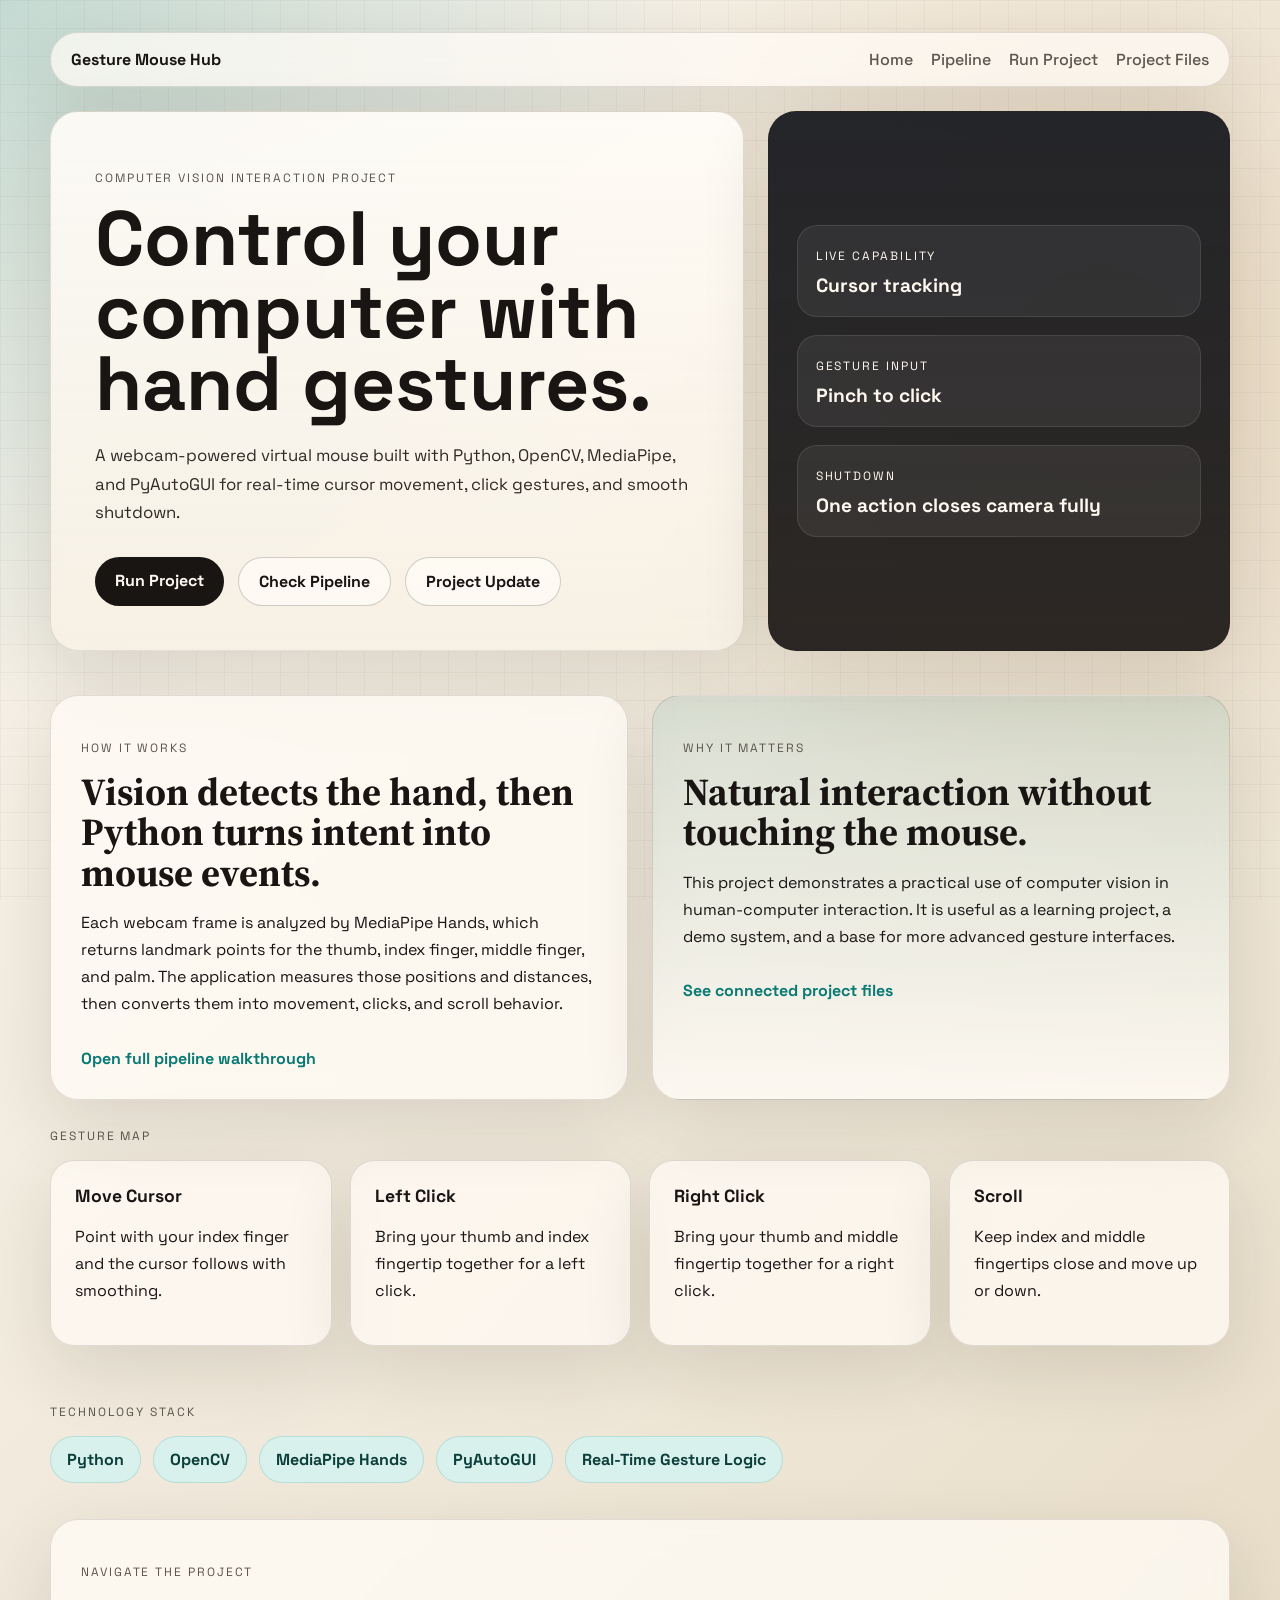
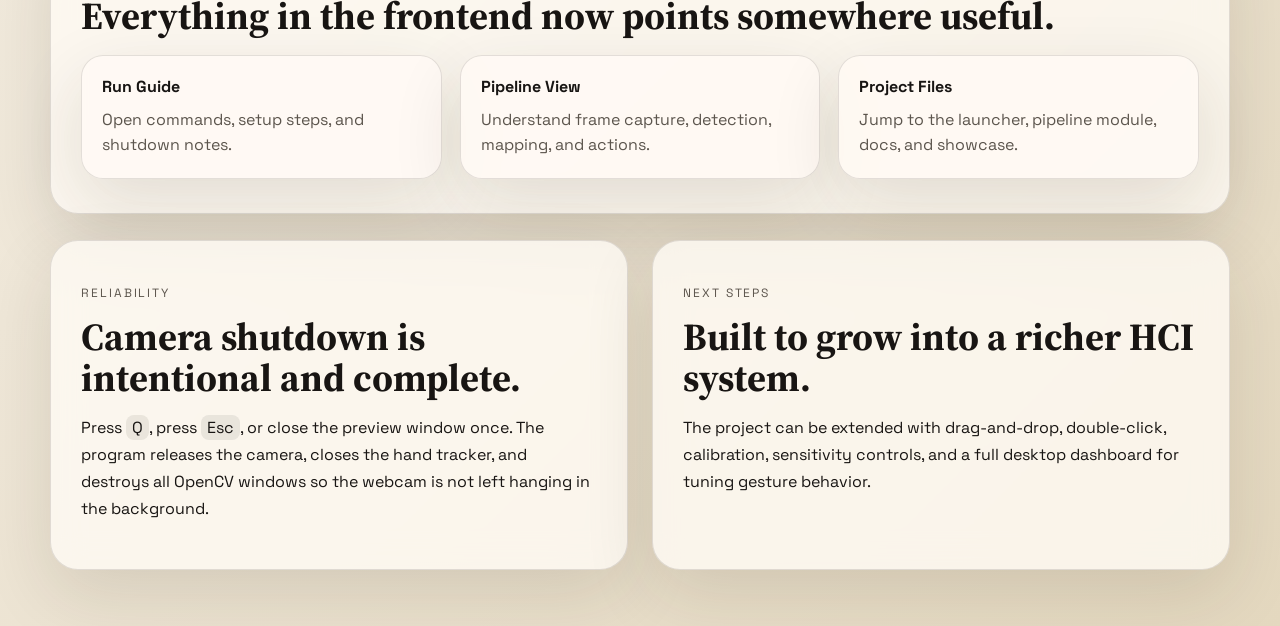
<file: pipeline_showcase/index.html>
<!DOCTYPE html>
<html lang="en">
  <head>
    <meta charset="UTF-8" />
    <meta name="viewport" content="width=device-width, initial-scale=1.0" />
    <title>Hand Gesture Virtual Mouse</title>
    <link rel="preconnect" href="https://fonts.googleapis.com" />
    <link rel="preconnect" href="https://fonts.gstatic.com" crossorigin />
    <link
      href="https://fonts.googleapis.com/css2?family=Space+Grotesk:wght@400;500;700&family=Source+Serif+4:wght@400;600&display=swap"
      rel="stylesheet"
    />
    <link rel="stylesheet" href="./styles.css" />
  </head>
  <body>
    <div class="page-shell">
      <nav class="topbar">
        <a href="./index.html" class="brand">Gesture Mouse Hub</a>
        <div class="nav-links">
          <a href="./index.html">Home</a>
          <a href="./pipeline.html">Pipeline</a>
          <a href="./run-guide.html">Run Project</a>
          <a href="./project-files.html">Project Files</a>
        </div>
      </nav>

      <header class="hero">
        <div class="hero-copy">
          <p class="eyebrow">Computer Vision Interaction Project</p>
          <h1>Control your computer with hand gestures.</h1>
          <p class="lead">
            A webcam-powered virtual mouse built with Python, OpenCV, MediaPipe,
            and PyAutoGUI for real-time cursor movement, click gestures, and
            smooth shutdown.
          </p>
          <div class="hero-actions">
            <a href="./run-guide.html" class="button button-solid">Run Project</a>
            <a href="./pipeline.html" class="button button-outline">Check Pipeline</a>
            <a href="../cv_virtual_mouse_pipeline_update.md" class="button button-outline">Project Update</a>
          </div>
        </div>
        <div class="hero-panel">
          <div class="signal-card">
            <span class="signal-label">Live Capability</span>
            <strong>Cursor tracking</strong>
          </div>
          <div class="signal-card">
            <span class="signal-label">Gesture Input</span>
            <strong>Pinch to click</strong>
          </div>
          <div class="signal-card">
            <span class="signal-label">Shutdown</span>
            <strong>One action closes camera fully</strong>
          </div>
        </div>
      </header>

      <main>
        <section class="section grid-two">
          <article class="card">
            <p class="section-kicker">How it works</p>
            <h2>Vision detects the hand, then Python turns intent into mouse events.</h2>
            <p>
              Each webcam frame is analyzed by MediaPipe Hands, which returns
              landmark points for the thumb, index finger, middle finger, and
              palm. The application measures those positions and distances, then
              converts them into movement, clicks, and scroll behavior.
            </p>
            <a href="./pipeline.html" class="text-link">Open full pipeline walkthrough</a>
          </article>

          <article class="card accent-card">
            <p class="section-kicker">Why it matters</p>
            <h2>Natural interaction without touching the mouse.</h2>
            <p>
              This project demonstrates a practical use of computer vision in
              human-computer interaction. It is useful as a learning project, a
              demo system, and a base for more advanced gesture interfaces.
            </p>
            <a href="./project-files.html" class="text-link">See connected project files</a>
          </article>
        </section>

        <section class="section">
          <p class="section-kicker">Gesture Map</p>
          <div class="gesture-grid">
            <article class="gesture-card">
              <h3>Move Cursor</h3>
              <p>Point with your index finger and the cursor follows with smoothing.</p>
            </article>
            <article class="gesture-card">
              <h3>Left Click</h3>
              <p>Bring your thumb and index fingertip together for a left click.</p>
            </article>
            <article class="gesture-card">
              <h3>Right Click</h3>
              <p>Bring your thumb and middle fingertip together for a right click.</p>
            </article>
            <article class="gesture-card">
              <h3>Scroll</h3>
              <p>Keep index and middle fingertips close and move up or down.</p>
            </article>
          </div>
        </section>

        <section class="section tech-strip">
          <p class="section-kicker">Technology Stack</p>
          <div class="pill-row">
            <span>Python</span>
            <span>OpenCV</span>
            <span>MediaPipe Hands</span>
            <span>PyAutoGUI</span>
            <span>Real-Time Gesture Logic</span>
          </div>
        </section>

        <section class="section action-strip">
          <article class="card action-card">
            <p class="section-kicker">Navigate The Project</p>
            <h2>Everything in the frontend now points somewhere useful.</h2>
            <div class="action-grid">
              <a class="mini-panel" href="./run-guide.html">
                <strong>Run Guide</strong>
                <span>Open commands, setup steps, and shutdown notes.</span>
              </a>
              <a class="mini-panel" href="./pipeline.html">
                <strong>Pipeline View</strong>
                <span>Understand frame capture, detection, mapping, and actions.</span>
              </a>
              <a class="mini-panel" href="./project-files.html">
                <strong>Project Files</strong>
                <span>Jump to the launcher, pipeline module, docs, and showcase.</span>
              </a>
            </div>
          </article>
        </section>

        <section class="section grid-two">
          <article class="card">
            <p class="section-kicker">Reliability</p>
            <h2>Camera shutdown is intentional and complete.</h2>
            <p>
              Press <code>Q</code>, press <code>Esc</code>, or close the preview
              window once. The program releases the camera, closes the hand
              tracker, and destroys all OpenCV windows so the webcam is not left
              hanging in the background.
            </p>
          </article>

          <article class="card">
            <p class="section-kicker">Next steps</p>
            <h2>Built to grow into a richer HCI system.</h2>
            <p>
              The project can be extended with drag-and-drop, double-click,
              calibration, sensitivity controls, and a full desktop dashboard for
              tuning gesture behavior.
            </p>
          </article>
        </section>
      </main>
    </div>
  </body>
</html>
</file>
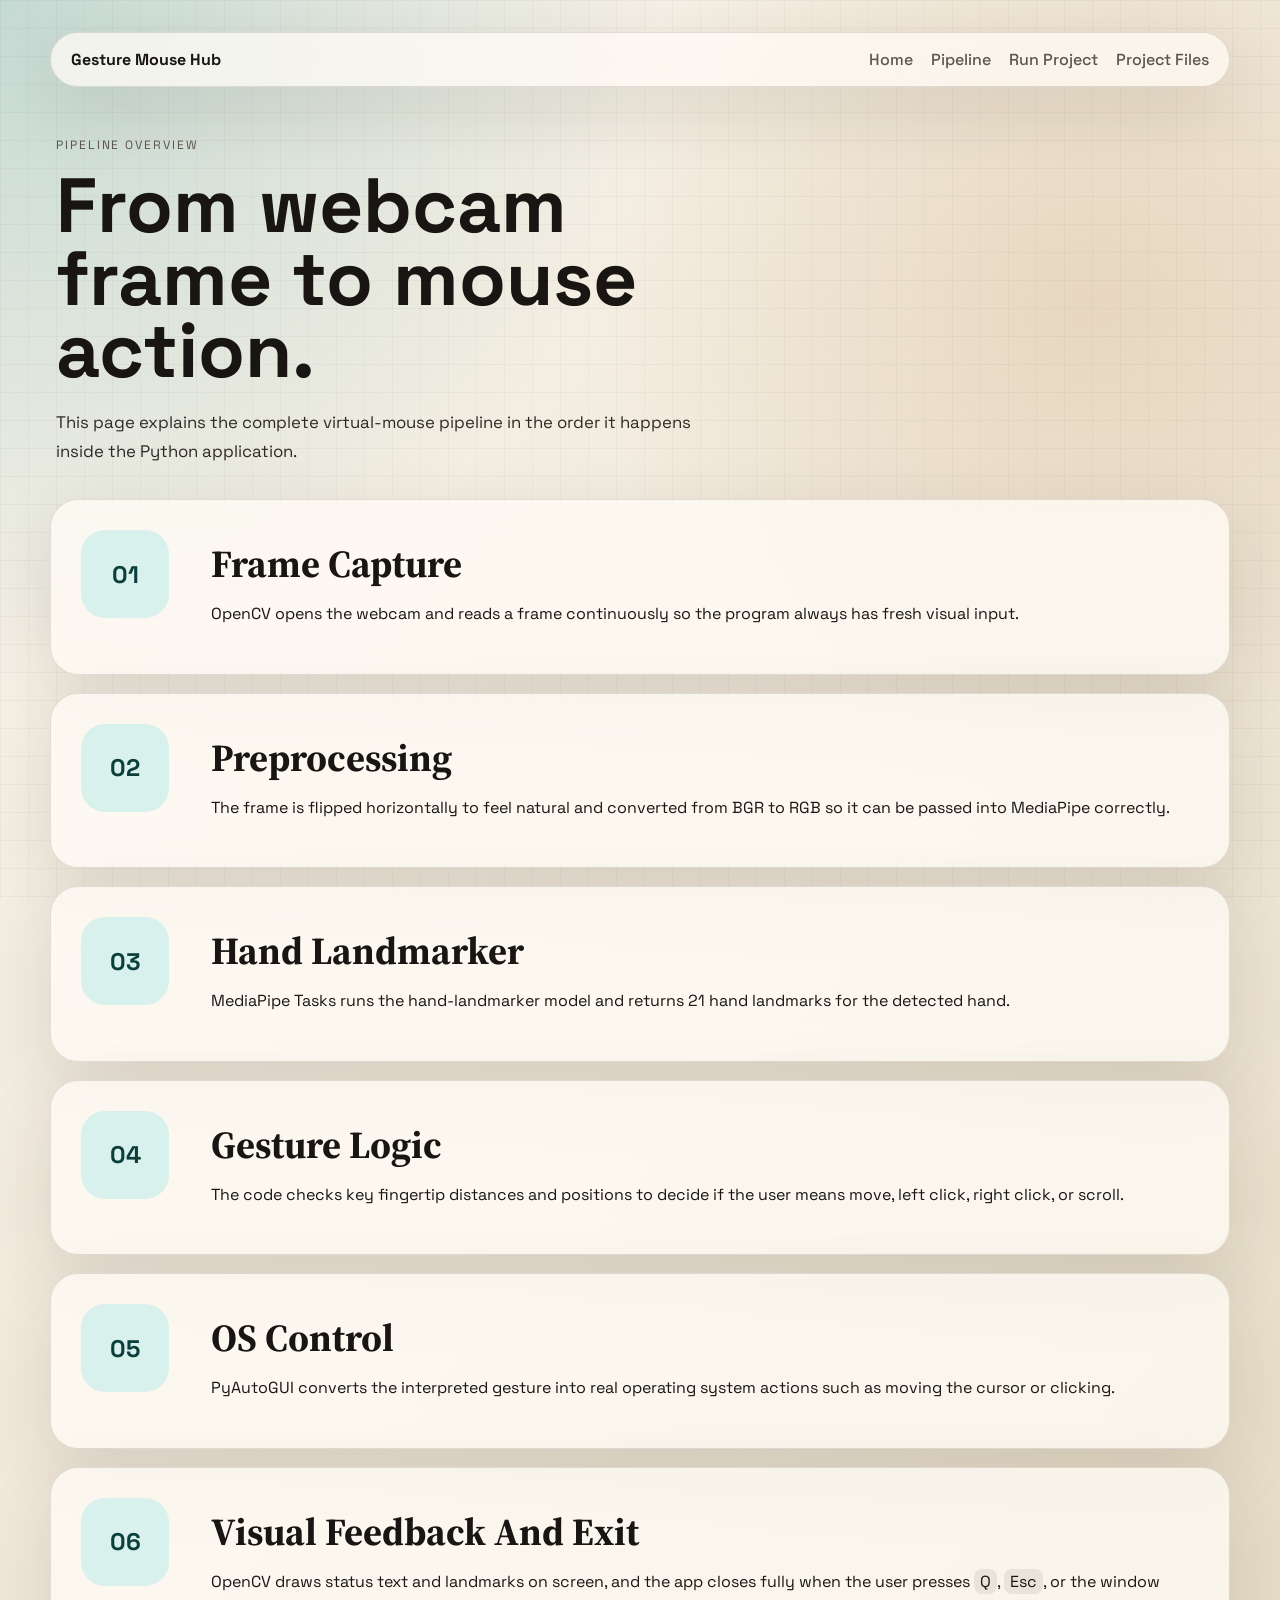
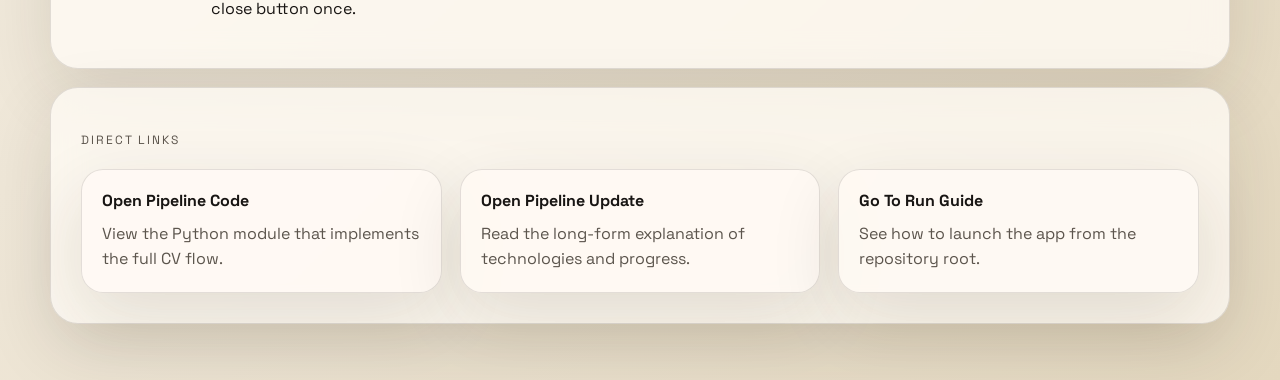
<file: pipeline_showcase/pipeline.html>
<!DOCTYPE html>
<html lang="en">
  <head>
    <meta charset="UTF-8" />
    <meta name="viewport" content="width=device-width, initial-scale=1.0" />
    <title>Pipeline Overview</title>
    <link rel="preconnect" href="https://fonts.googleapis.com" />
    <link rel="preconnect" href="https://fonts.gstatic.com" crossorigin />
    <link
      href="https://fonts.googleapis.com/css2?family=Space+Grotesk:wght@400;500;700&family=Source+Serif+4:wght@400;600&display=swap"
      rel="stylesheet"
    />
    <link rel="stylesheet" href="./styles.css" />
  </head>
  <body>
    <div class="page-shell">
      <nav class="topbar">
        <a href="./index.html" class="brand">Gesture Mouse Hub</a>
        <div class="nav-links">
          <a href="./index.html">Home</a>
          <a href="./pipeline.html">Pipeline</a>
          <a href="./run-guide.html">Run Project</a>
          <a href="./project-files.html">Project Files</a>
        </div>
      </nav>

      <section class="subhero">
        <p class="eyebrow">Pipeline Overview</p>
        <h1>From webcam frame to mouse action.</h1>
        <p class="lead">
          This page explains the complete virtual-mouse pipeline in the order it
          happens inside the Python application.
        </p>
      </section>

      <main class="section stack-layout">
        <article class="card flow-card">
          <span class="flow-index">01</span>
          <div>
            <h2>Frame Capture</h2>
            <p>
              OpenCV opens the webcam and reads a frame continuously so the
              program always has fresh visual input.
            </p>
          </div>
        </article>

        <article class="card flow-card">
          <span class="flow-index">02</span>
          <div>
            <h2>Preprocessing</h2>
            <p>
              The frame is flipped horizontally to feel natural and converted
              from BGR to RGB so it can be passed into MediaPipe correctly.
            </p>
          </div>
        </article>

        <article class="card flow-card">
          <span class="flow-index">03</span>
          <div>
            <h2>Hand Landmarker</h2>
            <p>
              MediaPipe Tasks runs the hand-landmarker model and returns 21 hand
              landmarks for the detected hand.
            </p>
          </div>
        </article>

        <article class="card flow-card">
          <span class="flow-index">04</span>
          <div>
            <h2>Gesture Logic</h2>
            <p>
              The code checks key fingertip distances and positions to decide if
              the user means move, left click, right click, or scroll.
            </p>
          </div>
        </article>

        <article class="card flow-card">
          <span class="flow-index">05</span>
          <div>
            <h2>OS Control</h2>
            <p>
              PyAutoGUI converts the interpreted gesture into real operating
              system actions such as moving the cursor or clicking.
            </p>
          </div>
        </article>

        <article class="card flow-card">
          <span class="flow-index">06</span>
          <div>
            <h2>Visual Feedback And Exit</h2>
            <p>
              OpenCV draws status text and landmarks on screen, and the app
              closes fully when the user presses <code>Q</code>, <code>Esc</code>,
              or the window close button once.
            </p>
          </div>
        </article>

        <article class="card">
          <p class="section-kicker">Direct Links</p>
          <div class="action-grid">
            <a class="mini-panel" href="../gesture_mouse_pipeline.py">
              <strong>Open Pipeline Code</strong>
              <span>View the Python module that implements the full CV flow.</span>
            </a>
            <a class="mini-panel" href="../cv_virtual_mouse_pipeline_update.md">
              <strong>Open Pipeline Update</strong>
              <span>Read the long-form explanation of technologies and progress.</span>
            </a>
            <a class="mini-panel" href="./run-guide.html">
              <strong>Go To Run Guide</strong>
              <span>See how to launch the app from the repository root.</span>
            </a>
          </div>
        </article>
      </main>
    </div>
  </body>
</html>
</file>
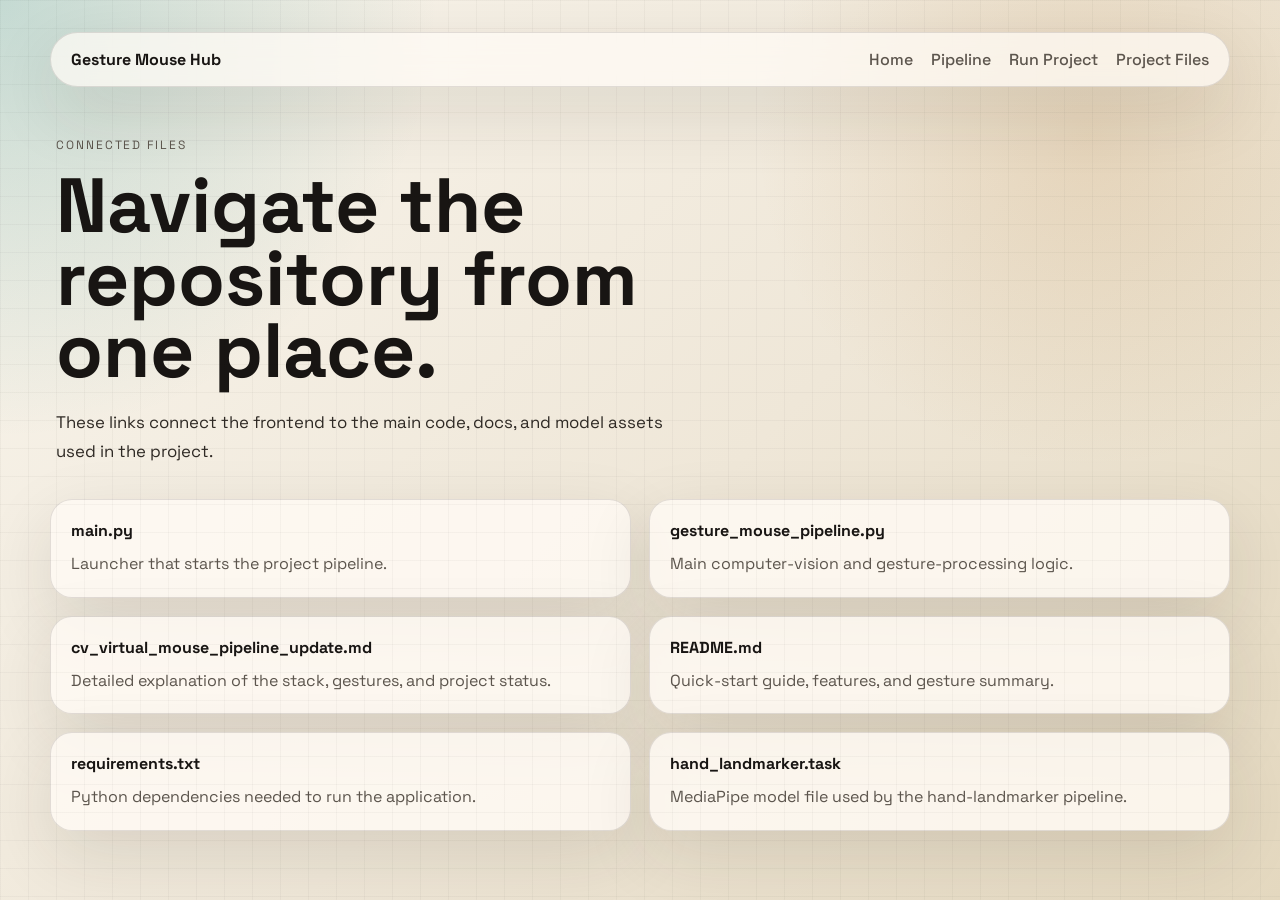
<file: pipeline_showcase/project-files.html>
<!DOCTYPE html>
<html lang="en">
  <head>
    <meta charset="UTF-8" />
    <meta name="viewport" content="width=device-width, initial-scale=1.0" />
    <title>Project Files</title>
    <link rel="preconnect" href="https://fonts.googleapis.com" />
    <link rel="preconnect" href="https://fonts.gstatic.com" crossorigin />
    <link
      href="https://fonts.googleapis.com/css2?family=Space+Grotesk:wght@400;500;700&family=Source+Serif+4:wght@400;600&display=swap"
      rel="stylesheet"
    />
    <link rel="stylesheet" href="./styles.css" />
  </head>
  <body>
    <div class="page-shell">
      <nav class="topbar">
        <a href="./index.html" class="brand">Gesture Mouse Hub</a>
        <div class="nav-links">
          <a href="./index.html">Home</a>
          <a href="./pipeline.html">Pipeline</a>
          <a href="./run-guide.html">Run Project</a>
          <a href="./project-files.html">Project Files</a>
        </div>
      </nav>

      <section class="subhero">
        <p class="eyebrow">Connected Files</p>
        <h1>Navigate the repository from one place.</h1>
        <p class="lead">
          These links connect the frontend to the main code, docs, and model
          assets used in the project.
        </p>
      </section>

      <main class="section file-grid">
        <a class="file-card" href="../main.py">
          <strong>main.py</strong>
          <span>Launcher that starts the project pipeline.</span>
        </a>
        <a class="file-card" href="../gesture_mouse_pipeline.py">
          <strong>gesture_mouse_pipeline.py</strong>
          <span>Main computer-vision and gesture-processing logic.</span>
        </a>
        <a class="file-card" href="../cv_virtual_mouse_pipeline_update.md">
          <strong>cv_virtual_mouse_pipeline_update.md</strong>
          <span>Detailed explanation of the stack, gestures, and project status.</span>
        </a>
        <a class="file-card" href="../README.md">
          <strong>README.md</strong>
          <span>Quick-start guide, features, and gesture summary.</span>
        </a>
        <a class="file-card" href="../requirements.txt">
          <strong>requirements.txt</strong>
          <span>Python dependencies needed to run the application.</span>
        </a>
        <a class="file-card" href="../models/hand_landmarker.task">
          <strong>hand_landmarker.task</strong>
          <span>MediaPipe model file used by the hand-landmarker pipeline.</span>
        </a>
      </main>
    </div>
  </body>
</html>
</file>
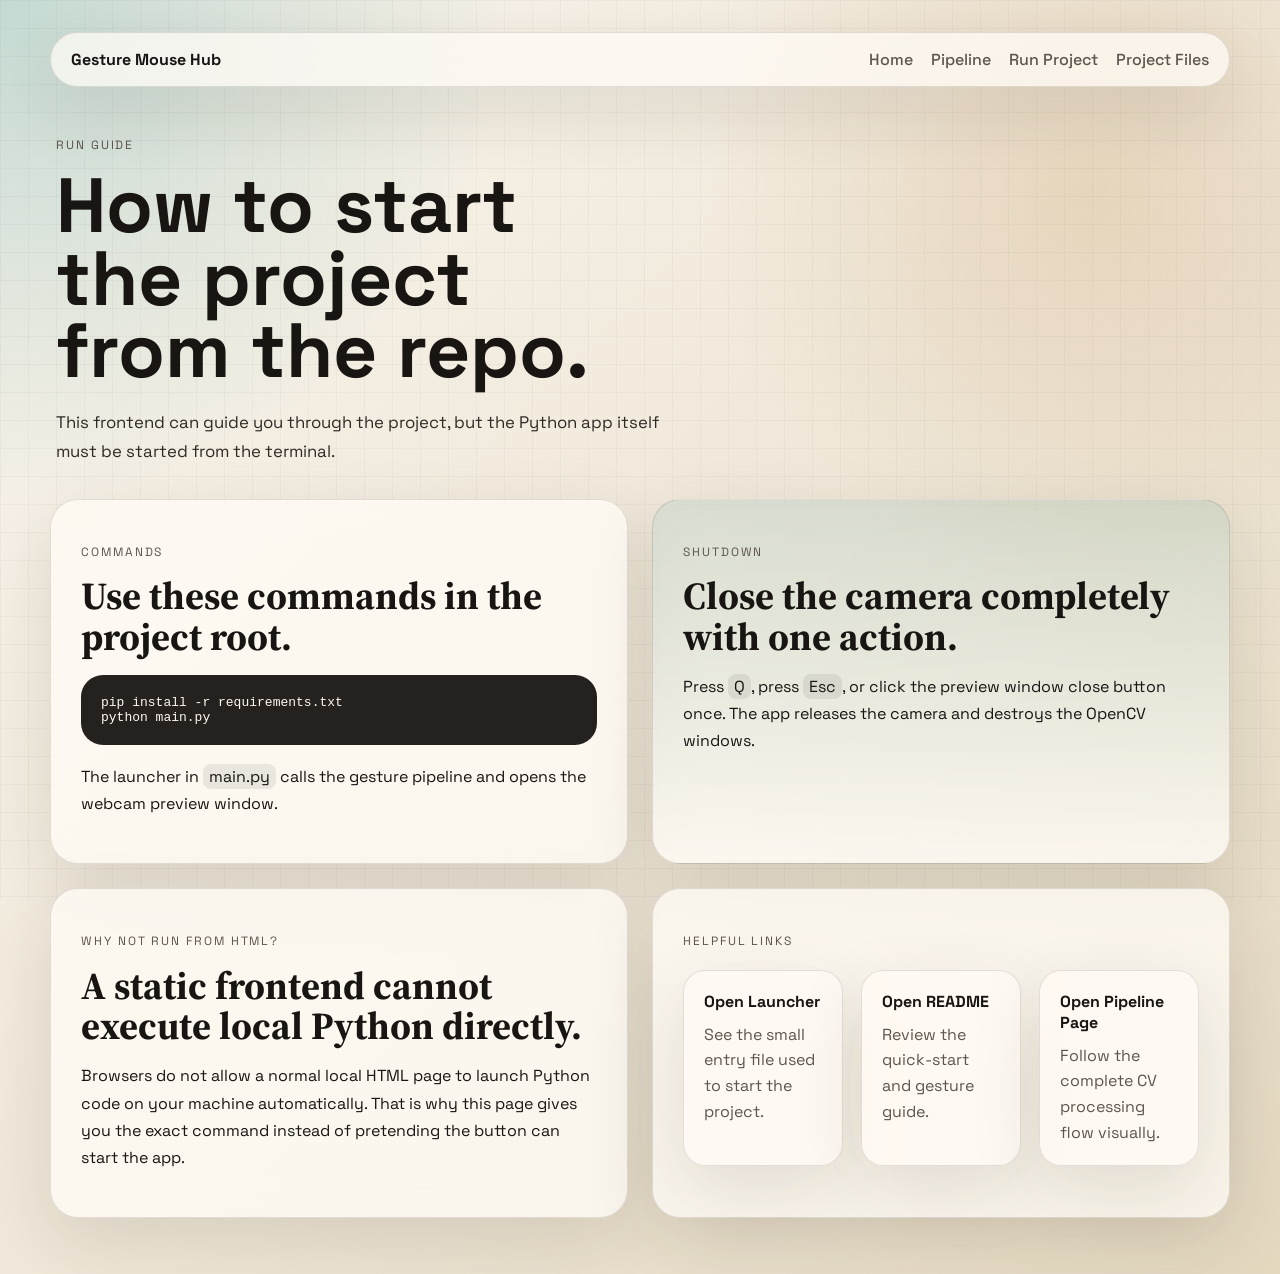
<file: pipeline_showcase/run-guide.html>
<!DOCTYPE html>
<html lang="en">
  <head>
    <meta charset="UTF-8" />
    <meta name="viewport" content="width=device-width, initial-scale=1.0" />
    <title>Run Guide</title>
    <link rel="preconnect" href="https://fonts.googleapis.com" />
    <link rel="preconnect" href="https://fonts.gstatic.com" crossorigin />
    <link
      href="https://fonts.googleapis.com/css2?family=Space+Grotesk:wght@400;500;700&family=Source+Serif+4:wght@400;600&display=swap"
      rel="stylesheet"
    />
    <link rel="stylesheet" href="./styles.css" />
  </head>
  <body>
    <div class="page-shell">
      <nav class="topbar">
        <a href="./index.html" class="brand">Gesture Mouse Hub</a>
        <div class="nav-links">
          <a href="./index.html">Home</a>
          <a href="./pipeline.html">Pipeline</a>
          <a href="./run-guide.html">Run Project</a>
          <a href="./project-files.html">Project Files</a>
        </div>
      </nav>

      <section class="subhero">
        <p class="eyebrow">Run Guide</p>
        <h1>How to start the project from the repo.</h1>
        <p class="lead">
          This frontend can guide you through the project, but the Python app
          itself must be started from the terminal.
        </p>
      </section>

      <main class="section grid-two">
        <article class="card">
          <p class="section-kicker">Commands</p>
          <h2>Use these commands in the project root.</h2>
          <pre class="code-panel"><code>pip install -r requirements.txt
python main.py</code></pre>
          <p>
            The launcher in <code>main.py</code> calls the gesture pipeline and
            opens the webcam preview window.
          </p>
        </article>

        <article class="card accent-card">
          <p class="section-kicker">Shutdown</p>
          <h2>Close the camera completely with one action.</h2>
          <p>
            Press <code>Q</code>, press <code>Esc</code>, or click the preview
            window close button once. The app releases the camera and destroys
            the OpenCV windows.
          </p>
        </article>

        <article class="card">
          <p class="section-kicker">Why not run from HTML?</p>
          <h2>A static frontend cannot execute local Python directly.</h2>
          <p>
            Browsers do not allow a normal local HTML page to launch Python code
            on your machine automatically. That is why this page gives you the
            exact command instead of pretending the button can start the app.
          </p>
        </article>

        <article class="card">
          <p class="section-kicker">Helpful Links</p>
          <div class="action-grid">
            <a class="mini-panel" href="../main.py">
              <strong>Open Launcher</strong>
              <span>See the small entry file used to start the project.</span>
            </a>
            <a class="mini-panel" href="../README.md">
              <strong>Open README</strong>
              <span>Review the quick-start and gesture guide.</span>
            </a>
            <a class="mini-panel" href="./pipeline.html">
              <strong>Open Pipeline Page</strong>
              <span>Follow the complete CV processing flow visually.</span>
            </a>
          </div>
        </article>
      </main>
    </div>
  </body>
</html>
</file>
<file: pipeline_showcase/styles.css>
:root {
  --bg: #f4efe6;
  --bg-strong: #e6dcc9;
  --text: #181513;
  --muted: #5c554d;
  --panel: rgba(255, 251, 245, 0.78);
  --panel-strong: rgba(33, 30, 26, 0.95);
  --line: rgba(24, 21, 19, 0.12);
  --accent: #0b7a75;
  --accent-soft: #d9f1ec;
  --shadow: 0 24px 70px rgba(38, 30, 17, 0.12);
}

* {
  box-sizing: border-box;
}

body {
  margin: 0;
  font-family: "Space Grotesk", sans-serif;
  color: var(--text);
  background:
    radial-gradient(circle at top left, rgba(11, 122, 117, 0.22), transparent 28%),
    radial-gradient(circle at 85% 15%, rgba(179, 116, 35, 0.16), transparent 25%),
    linear-gradient(135deg, #f9f5ed 0%, #efe7d8 55%, #e4d8bf 100%);
  min-height: 100vh;
}

body::before {
  content: "";
  position: fixed;
  inset: 0;
  background-image:
    linear-gradient(rgba(24, 21, 19, 0.03) 1px, transparent 1px),
    linear-gradient(90deg, rgba(24, 21, 19, 0.03) 1px, transparent 1px);
  background-size: 28px 28px;
  pointer-events: none;
}

.page-shell {
  width: min(1180px, calc(100% - 40px));
  margin: 0 auto;
  padding: 32px 0 56px;
}

.topbar {
  display: flex;
  align-items: center;
  justify-content: space-between;
  gap: 18px;
  padding: 16px 20px;
  border: 1px solid var(--line);
  border-radius: 999px;
  background: rgba(255, 251, 245, 0.72);
  backdrop-filter: blur(16px);
  box-shadow: var(--shadow);
}

.brand,
.nav-links a,
.text-link,
.mini-panel,
.file-card {
  text-decoration: none;
}

.brand {
  color: var(--text);
  font-weight: 700;
}

.nav-links {
  display: flex;
  gap: 18px;
  flex-wrap: wrap;
}

.nav-links a {
  color: var(--muted);
  font-weight: 500;
}

.subhero {
  padding: 36px 6px 8px;
}

.hero,
.grid-two {
  display: grid;
  gap: 24px;
}

.hero {
  grid-template-columns: 1.5fr 1fr;
  align-items: stretch;
  padding: 24px 0 18px;
}

.hero-copy,
.card,
.hero-panel {
  border: 1px solid var(--line);
  border-radius: 28px;
  backdrop-filter: blur(16px);
  box-shadow: var(--shadow);
}

.hero-copy {
  background: linear-gradient(180deg, rgba(255, 252, 247, 0.92), rgba(248, 241, 229, 0.82));
  padding: 44px;
}

.hero-panel {
  background: linear-gradient(180deg, rgba(19, 21, 27, 0.92), rgba(35, 31, 28, 0.96));
  color: #fff8f0;
  padding: 28px;
  display: grid;
  gap: 18px;
  align-content: center;
}

.eyebrow,
.section-kicker,
.signal-label {
  text-transform: uppercase;
  letter-spacing: 0.16em;
  font-size: 0.75rem;
}

.eyebrow,
.section-kicker {
  color: var(--muted);
}

h1,
h2,
h3,
strong {
  margin: 0;
}

h1 {
  margin-top: 14px;
  max-width: 12ch;
  font-size: clamp(2.7rem, 6vw, 5.6rem);
  line-height: 0.94;
}

h2 {
  font-family: "Source Serif 4", serif;
  font-size: clamp(1.7rem, 3vw, 2.5rem);
  line-height: 1.05;
  margin: 14px 0 12px;
}

h3 {
  font-size: 1.1rem;
  margin-bottom: 12px;
}

.lead,
p {
  line-height: 1.7;
}

.lead {
  max-width: 58ch;
  margin: 22px 0 0;
  font-size: 1.05rem;
  color: #2f2a25;
}

.hero-actions {
  margin-top: 30px;
  display: flex;
  gap: 14px;
  flex-wrap: wrap;
}

.button {
  text-decoration: none;
  border-radius: 999px;
  padding: 13px 20px;
  font-weight: 700;
  transition: transform 160ms ease, background 160ms ease, color 160ms ease;
}

.button:hover {
  transform: translateY(-1px);
}

.button-solid {
  background: var(--text);
  color: #fff8f0;
}

.button-outline {
  border: 1px solid rgba(24, 21, 19, 0.2);
  color: var(--text);
  background: rgba(255, 252, 247, 0.72);
}

.signal-card {
  padding: 18px;
  border-radius: 20px;
  background: rgba(255, 252, 247, 0.06);
  border: 1px solid rgba(255, 248, 240, 0.1);
}

.signal-card strong {
  margin-top: 8px;
  display: block;
  font-size: 1.2rem;
}

.section {
  margin-top: 26px;
}

.grid-two {
  grid-template-columns: repeat(2, minmax(0, 1fr));
}

.card {
  background: var(--panel);
  padding: 30px;
}

.action-card {
  padding-bottom: 34px;
}

.accent-card {
  background: linear-gradient(180deg, rgba(11, 122, 117, 0.1), rgba(255, 251, 245, 0.82));
}

.gesture-grid {
  margin-top: 14px;
  display: grid;
  grid-template-columns: repeat(4, minmax(0, 1fr));
  gap: 18px;
}

.gesture-card {
  background: rgba(255, 250, 243, 0.76);
  border: 1px solid var(--line);
  border-radius: 24px;
  padding: 24px;
  box-shadow: var(--shadow);
}

.action-grid,
.file-grid,
.stack-layout {
  display: grid;
  gap: 18px;
}

.action-grid {
  grid-template-columns: repeat(3, minmax(0, 1fr));
  margin-top: 18px;
}

.mini-panel,
.file-card {
  border: 1px solid var(--line);
  border-radius: 22px;
  padding: 20px;
  background: rgba(255, 251, 245, 0.82);
  color: var(--text);
  box-shadow: var(--shadow);
  transition: transform 160ms ease, border-color 160ms ease;
}

.mini-panel:hover,
.file-card:hover,
.text-link:hover,
.nav-links a:hover {
  transform: translateY(-1px);
}

.mini-panel strong,
.file-card strong {
  display: block;
  margin-bottom: 10px;
}

.mini-panel span,
.file-card span {
  display: block;
  line-height: 1.6;
  color: var(--muted);
}

.text-link {
  display: inline-block;
  margin-top: 14px;
  color: var(--accent);
  font-weight: 700;
}

.flow-card {
  grid-template-columns: 110px 1fr;
  display: grid;
  align-items: start;
  gap: 20px;
}

.flow-index {
  display: inline-flex;
  align-items: center;
  justify-content: center;
  width: 88px;
  height: 88px;
  border-radius: 24px;
  background: var(--accent-soft);
  color: #0c3f3c;
  font-size: 1.5rem;
  font-weight: 700;
}

.file-grid {
  grid-template-columns: repeat(2, minmax(0, 1fr));
}

.code-panel {
  margin: 18px 0;
  padding: 20px;
  border-radius: 22px;
  background: rgba(24, 21, 19, 0.94);
  color: #fff8f0;
  overflow-x: auto;
}

.code-panel code {
  background: transparent;
  padding: 0;
}

.action-strip {
  margin-top: 28px;
}

.tech-strip {
  padding: 18px 0 8px;
}

.pill-row {
  display: flex;
  flex-wrap: wrap;
  gap: 12px;
  margin-top: 14px;
}

.pill-row span {
  padding: 12px 16px;
  border-radius: 999px;
  background: var(--accent-soft);
  color: #0c3f3c;
  border: 1px solid rgba(11, 122, 117, 0.16);
  font-weight: 700;
}

code {
  font-family: inherit;
  background: rgba(24, 21, 19, 0.08);
  border-radius: 8px;
  padding: 2px 6px;
}

@media (max-width: 980px) {
  .hero,
  .grid-two,
  .gesture-grid,
  .action-grid,
  .file-grid,
  .flow-card {
    grid-template-columns: 1fr;
  }

  .topbar {
    border-radius: 28px;
    align-items: flex-start;
    flex-direction: column;
  }

  .hero-copy,
  .hero-panel,
  .card,
  .gesture-card,
  .mini-panel,
  .file-card {
    padding: 24px;
  }
}
</file>
